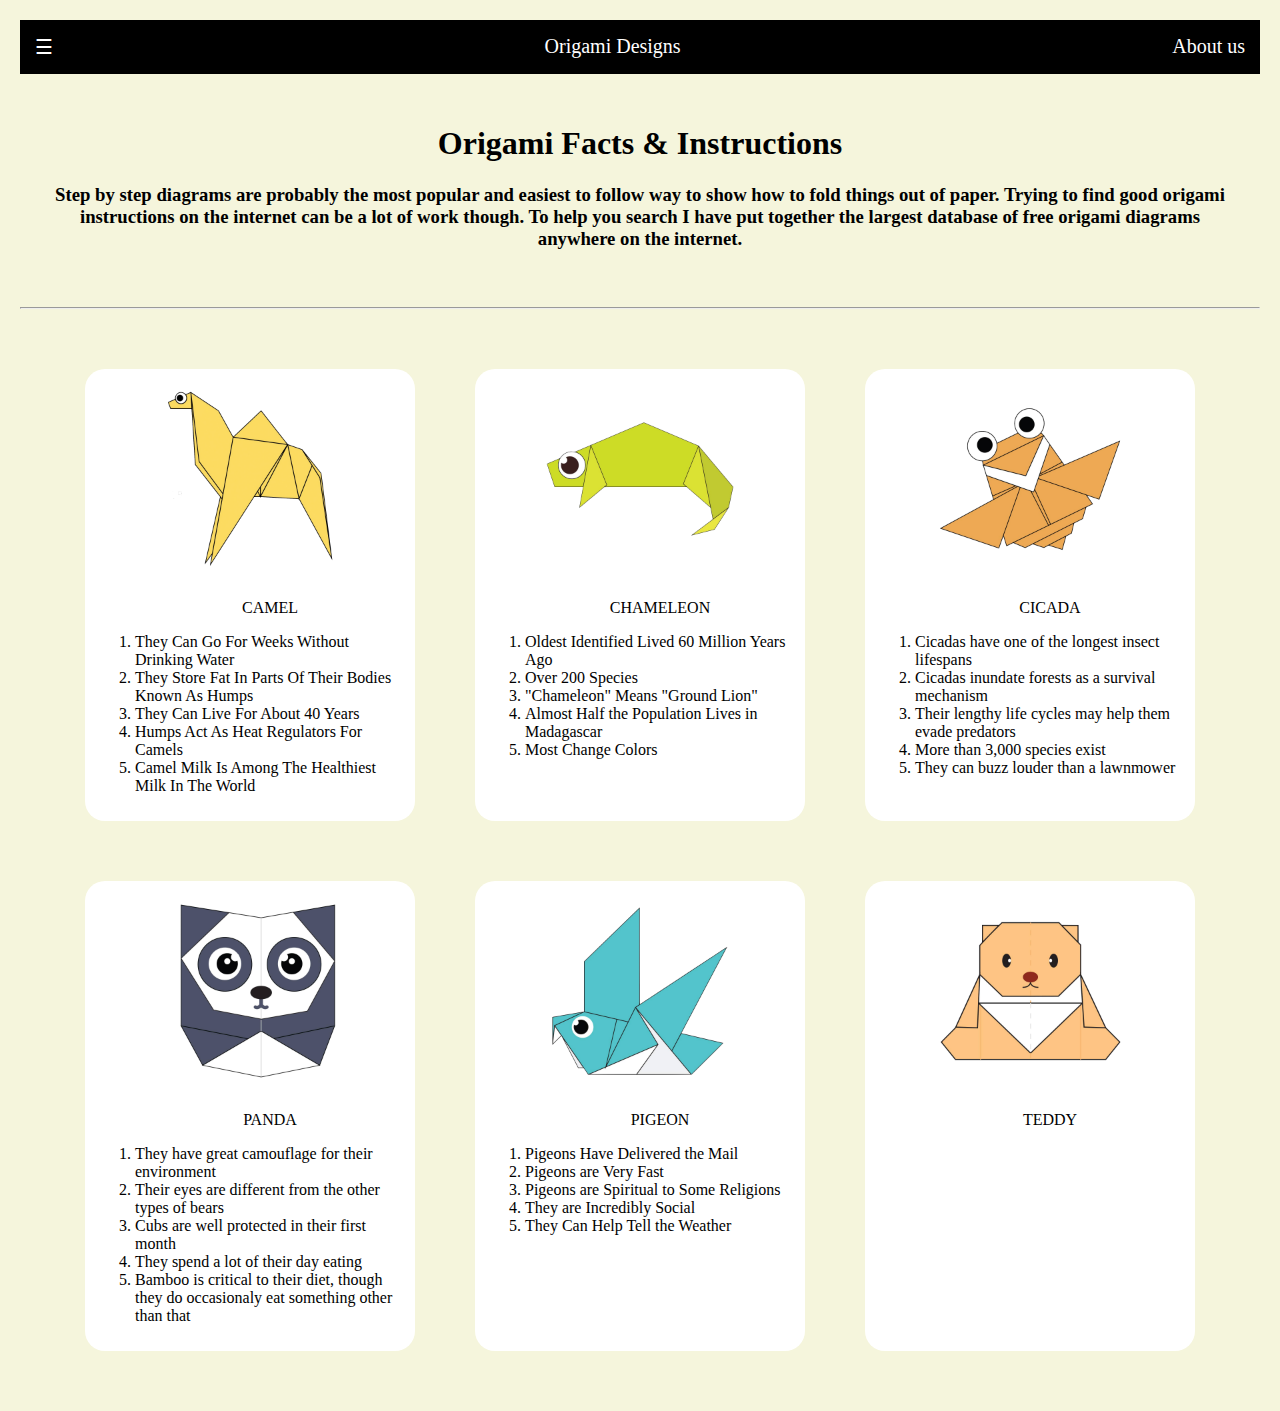
<file: ORIGAMI WEBSITE DESIGN PART 4/index.html>
<!DOCTYPE html>
<html>
    <head>
        <title>Origami Designs</title>
        <link rel="StyleSheet" type="text/css" href="style.css"/>
    </head>
    <body>
        <div class="header">
            <div class="menu">
                <div><a href="#">☰</a></div>
                <div><a>Origami Designs</a></div>
                <div><a href="about.html"> About us</a></div>
            </div>
        </div>

        <div class="intro"><center>
                <h1>Origami Facts & Instructions</h1>
                <h3>
                    Step by step diagrams are probably the most popular and easiest to follow way to show
                    how to fold things out of paper. Trying to find good origami instructions on the internet
                    can be a lot of work though. To help you search I have put together the largest database
                    of free origami diagrams anywhere on the internet.
                </h3>
            </center></div>

        <hr>

        <div class="grid">
            <div class="origami">
                <a href="https://origami.me/camel/">
                   <center> <img src="images/camel.png" width="200px" height="200px"></img></center>
                </a>
                <ol>
                    <center><p>CAMEL</p></center>
                    <li>They Can Go For Weeks Without Drinking Water</li>
                    <li>They Store Fat In Parts Of Their Bodies Known As Humps</li>
                    <li>They Can Live For About 40 Years</li>
                    <li>Humps Act As Heat Regulators For Camels</li>
                    <li>Camel Milk Is Among The Healthiest Milk In The World</li>
                </ol>
            </div>
            <div class="origami">
                <a href="https://origami.me/chameleon/">
                   <center> <img src="images/chameleon.png" width="200px" height="200px"></img></center>
                </a>
                    <ol>
                        <center><p>CHAMELEON</p></center>
                        <li>Oldest Identified Lived 60 Million Years Ago</li>
                        <li>Over 200 Species</li>
                        <li>"Chameleon" Means "Ground Lion"</li>
                        <li>Almost Half the Population Lives in Madagascar</li>
                        <li>Most Change Colors</li>
                    </ol>
            </div>
            <div class="origami">
                <a href="https://origami.me/cicada/">
                   <center> <img src="images/cicada.png" width="200px" height="200px"></img></center>
                </a>
                    <ol>
                        <center><p>CICADA</p></center>
                        <li>Cicadas have one of the longest insect lifespans</li>
                        <li>Cicadas inundate forests as a survival mechanism</li>
                        <li>Their lengthy life cycles may help them evade predators</li>
                        <li>More than 3,000 species exist</li>
                        <li>They can buzz louder than a lawnmower</li>
                    </ol>
            </div>
            <div class="origami">
                <a href="https://origami.me/panda/">
                <center><img src="images/panda.png" width="200px" height="200px"></img></center>
                </a>
                    <ol>
                        <center><p>PANDA</p></center>
                        <li>They have great camouflage for their environment</li>
                        <li>Their eyes are different from the other types of bears</li>
                        <li>Cubs are well protected in their first month</li>
                        <li>They spend a lot of their day eating</li>
                        <li>Bamboo is critical to their diet, though they do occasionaly eat something other than that</li>
                    </ol>
            </div>
            <div class="origami">
                <a href="https://origami.me/pigeon/">
                <center> <img src="images/pigeon.png" width="200px" height="200px"></img></center>
                </a>
                    <ol>
                        <center><p>PIGEON</p></center>
                        <li>Pigeons Have Delivered the Mail</li>
                        <li>Pigeons are Very Fast</li>
                        <li>Pigeons are Spiritual to Some Religions</li>
                        <li>They are Incredibly Social</li>
                        <li>They Can Help Tell the Weather</li>
                    </ol>
            </div>
            <div class="origami">
                <a href="https://origami.me/teddy/">
                <center><img src="images/teddy.png" width="200px" height="200px"></img></center>
                </a>
                    <ol>
                        <center><p>TEDDY</p></center>
                    </ol>
            </div>
        </div>
    </body>
</html>
</file>
<file: ORIGAMI WEBSITE DESIGN PART 4/style.css>
.menu{
    display: flex;
    justify-content: space-between;
    background-color: black;
    padding: 15px;
    font-size: 20px;
    font-family: fantasy;
    font-weight: 400;
    color: white;
}

body{
    background-color: rgb(245,245,220);
    font-family: fantasy;
    margin: 20px;
}

.intro{
    padding: 30px;
}

.grid{
    display: flex;
    flex-wrap: wrap;
    justify-content: center;
    margin: 30px;
}

.origami{
    border-radius: 20px;
    background-color: #ffffff;
    width: 310px;
    font-family: fantasy;
    margin: 30px;
    padding: 10px;
}
.origami:hover{
    transform:scale(1.2);
}

a:link{
    color:white;
}
a:visited{
    color: white;
}
a:hover{
    color: blue;
}
a{
    text-decoration: none;
}
</file>
